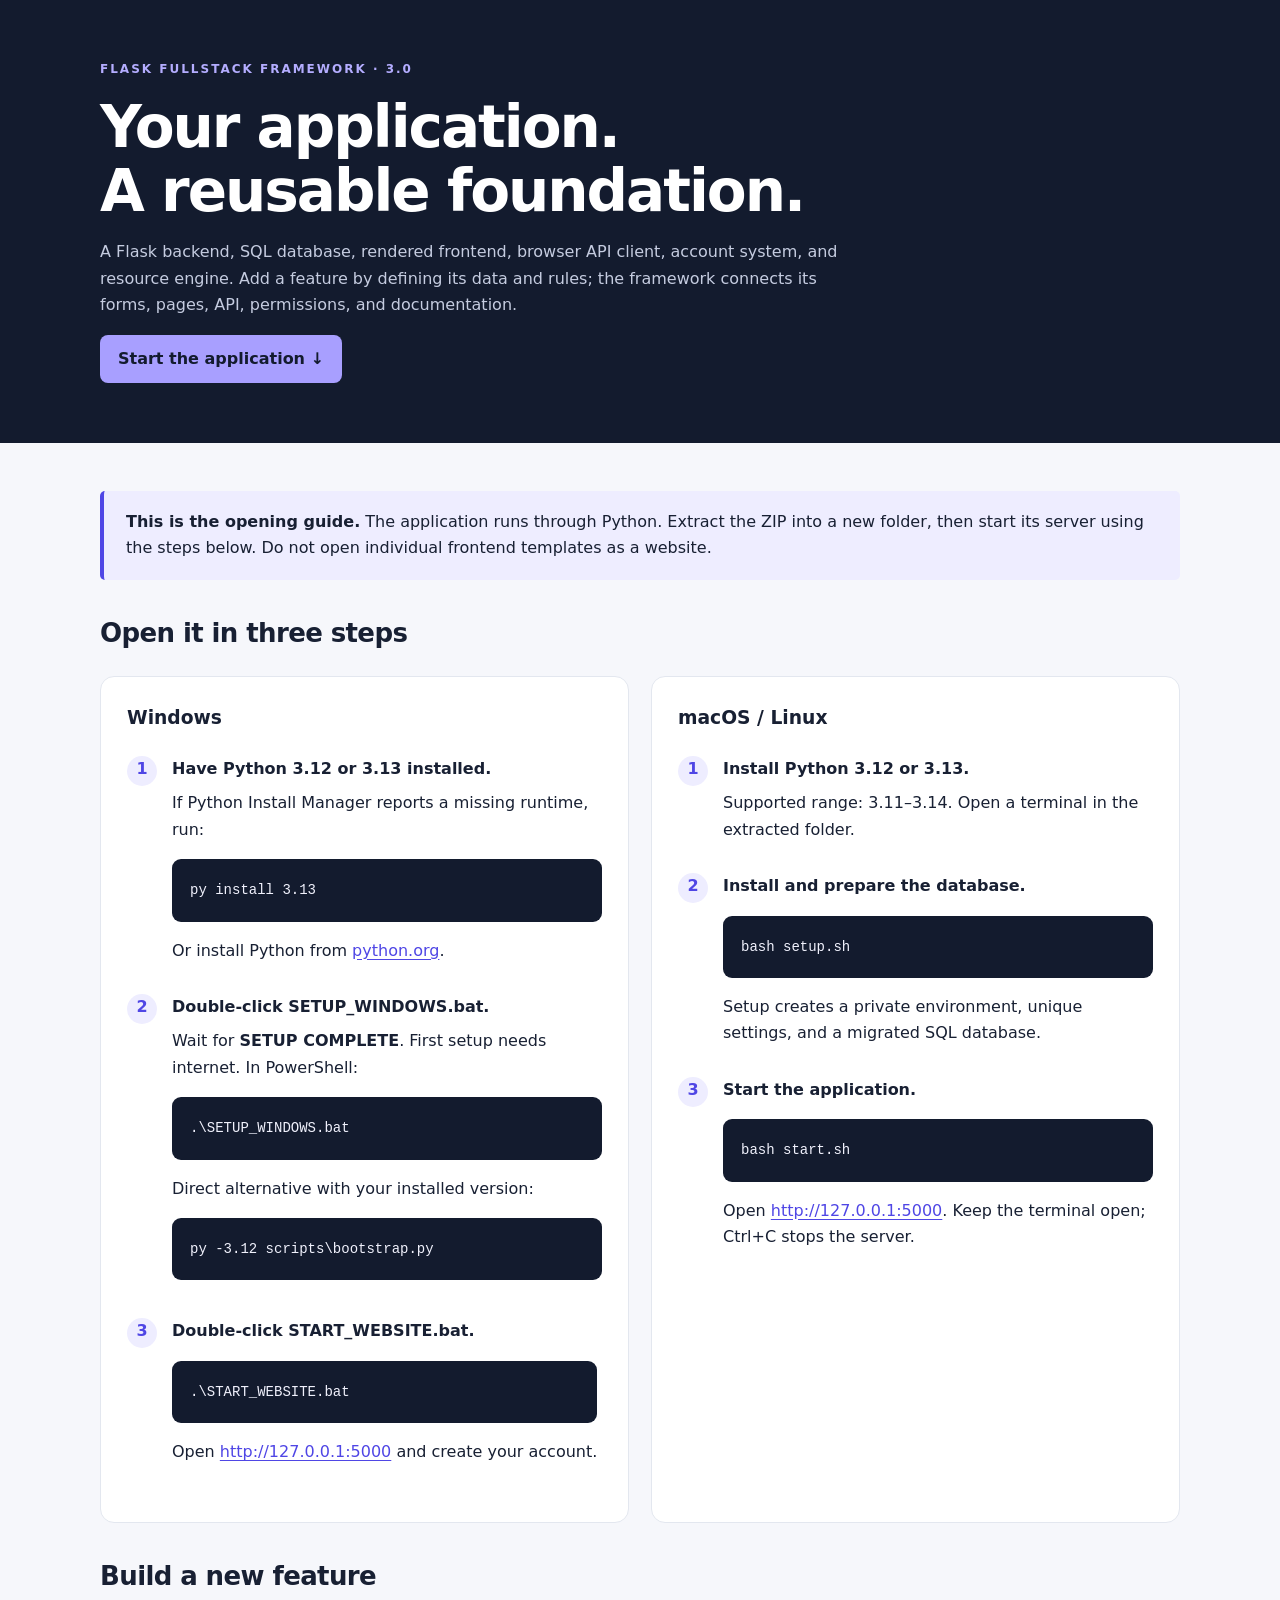
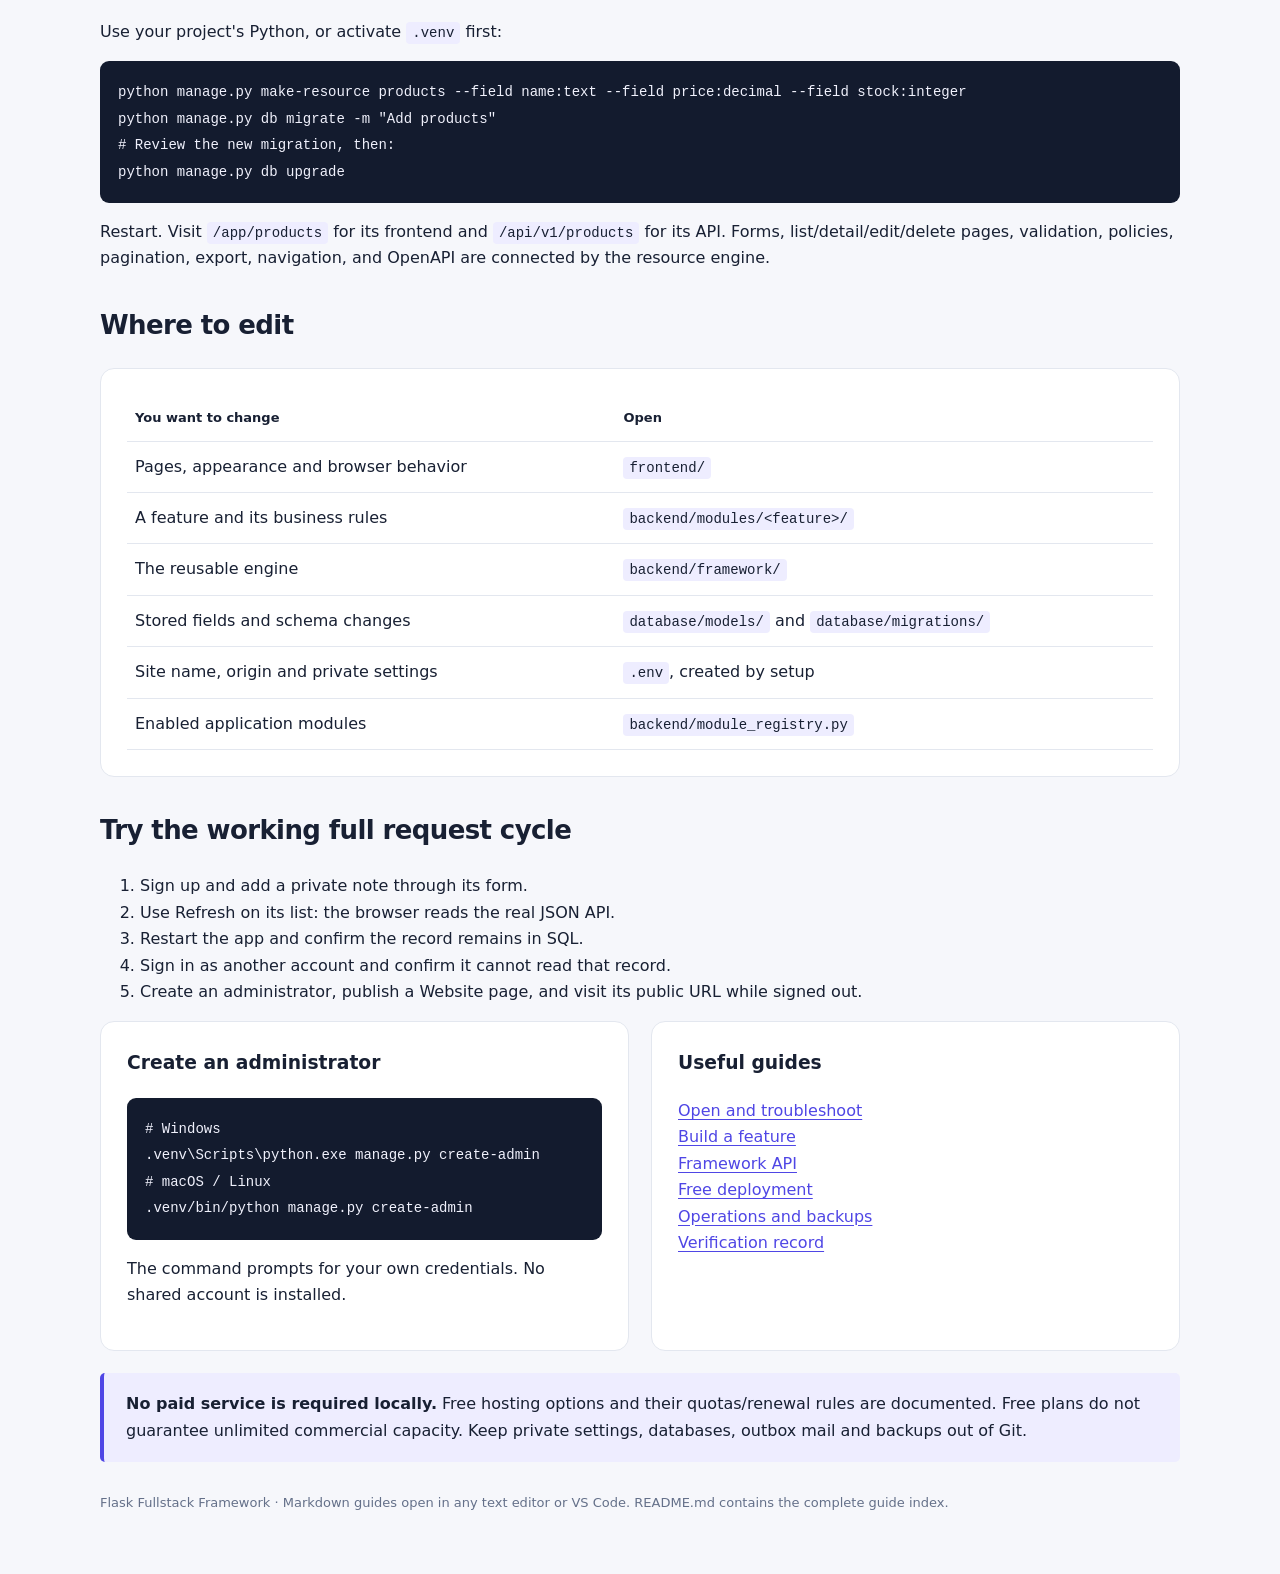
<file: OPEN_ME_FIRST.html>
<!doctype html>
<html lang="en">
<head>
  <meta charset="utf-8">
  <meta name="viewport" content="width=device-width,initial-scale=1">
  <title>Open the Flask Fullstack Framework</title>
  <style>
    *{box-sizing:border-box}body{margin:0;background:#f6f7fb;color:#182033;font:16px/1.65 system-ui,-apple-system,Segoe UI,sans-serif}header{background:#131b2e;color:white;padding:60px max(24px,calc((100vw - 1080px)/2))}header p{max-width:760px;color:#c5cce0}h1{font-size:clamp(34px,5vw,58px);line-height:1.1;letter-spacing:-2px;margin:16px 0}h2{font-size:26px;letter-spacing:-.6px;margin-top:32px}h3{margin-top:0}main{max-width:1128px;margin:auto;padding:26px 24px 60px}.eyebrow{font-size:12px;letter-spacing:2px;font-weight:750;color:#b4adff}.grid{display:grid;grid-template-columns:1fr 1fr;gap:22px}.card{background:white;border:1px solid #e3e7ef;border-radius:14px;padding:26px}.step{display:flex;gap:15px;margin:22px 0}.number{flex:none;width:30px;height:30px;border-radius:50%;background:#eeedff;color:#4f46e5;text-align:center;font-weight:750}.step p{margin:0 0 8px}a{color:#4f46e5;text-underline-offset:3px}code{font:14px/1.5 ui-monospace,Consolas,monospace;background:#eeedff;padding:3px 6px;border-radius:4px;overflow-wrap:anywhere}pre{background:#131b2e;color:#f0f1fc;border-radius:9px;padding:18px;overflow:auto;white-space:pre-wrap}pre code{background:none;padding:0;color:inherit}.note{padding:18px 22px;background:#eeedff;border-left:4px solid #4f46e5;border-radius:5px;margin:22px 0}.button{display:inline-block;background:#a89fff;color:#131b2e;padding:11px 18px;border-radius:8px;text-decoration:none;font-weight:750}table{width:100%;border-collapse:collapse}th,td{padding:12px 8px;border-bottom:1px solid #e3e7ef;vertical-align:top;text-align:left}th{font-size:13px}footer{font-size:13px;color:#647089;margin-top:30px}@media(max-width:720px){.grid{grid-template-columns:1fr}header{padding:40px 24px}.card{padding:20px}h1{letter-spacing:-1px}table{font-size:14px}}
  </style>
</head>
<body>
<header><div class="eyebrow">FLASK FULLSTACK FRAMEWORK · 3.0</div><h1>Your application.<br>A reusable foundation.</h1><p>A Flask backend, SQL database, rendered frontend, browser API client, account system, and resource engine. Add a feature by defining its data and rules; the framework connects its forms, pages, API, permissions, and documentation.</p><a class="button" href="#start">Start the application ↓</a></header>
<main>
  <div class="note"><strong>This is the opening guide.</strong> The application runs through Python. Extract the ZIP into a new folder, then start its server using the steps below. Do not open individual frontend templates as a website.</div>
  <h2 id="start">Open it in three steps</h2>
  <div class="grid">
    <section class="card"><h3>Windows</h3>
      <div class="step"><span class="number">1</span><div><p><strong>Have Python 3.12 or 3.13 installed.</strong></p><p>If Python Install Manager reports a missing runtime, run:</p><pre><code>py install 3.13</code></pre><p>Or install Python from <a href="https://www.python.org/downloads/">python.org</a>.</p></div></div>
      <div class="step"><span class="number">2</span><div><p><strong>Double-click SETUP_WINDOWS.bat.</strong></p><p>Wait for <strong>SETUP COMPLETE</strong>. First setup needs internet. In PowerShell:</p><pre><code>.\SETUP_WINDOWS.bat</code></pre><p>Direct alternative with your installed version:</p><pre><code>py -3.12 scripts\bootstrap.py</code></pre></div></div>
      <div class="step"><span class="number">3</span><div><p><strong>Double-click START_WEBSITE.bat.</strong></p><pre><code>.\START_WEBSITE.bat</code></pre><p>Open <a href="http://127.0.0.1:5000">http://127.0.0.1:5000</a> and create your account.</p></div></div>
    </section>
    <section class="card"><h3>macOS / Linux</h3>
      <div class="step"><span class="number">1</span><div><p><strong>Install Python 3.12 or 3.13.</strong></p><p>Supported range: 3.11–3.14. Open a terminal in the extracted folder.</p></div></div>
      <div class="step"><span class="number">2</span><div><p><strong>Install and prepare the database.</strong></p><pre><code>bash setup.sh</code></pre><p>Setup creates a private environment, unique settings, and a migrated SQL database.</p></div></div>
      <div class="step"><span class="number">3</span><div><p><strong>Start the application.</strong></p><pre><code>bash start.sh</code></pre><p>Open <a href="http://127.0.0.1:5000">http://127.0.0.1:5000</a>. Keep the terminal open; Ctrl+C stops the server.</p></div></div>
    </section>
  </div>
  <h2>Build a new feature</h2>
  <p>Use your project's Python, or activate <code>.venv</code> first:</p>
  <pre><code>python manage.py make-resource products --field name:text --field price:decimal --field stock:integer
python manage.py db migrate -m "Add products"
# Review the new migration, then:
python manage.py db upgrade</code></pre>
  <p>Restart. Visit <code>/app/products</code> for its frontend and <code>/api/v1/products</code> for its API. Forms, list/detail/edit/delete pages, validation, policies, pagination, export, navigation, and OpenAPI are connected by the resource engine.</p>
  <h2>Where to edit</h2>
  <section class="card"><table><thead><tr><th>You want to change</th><th>Open</th></tr></thead><tbody>
    <tr><td>Pages, appearance and browser behavior</td><td><code>frontend/</code></td></tr>
    <tr><td>A feature and its business rules</td><td><code>backend/modules/&lt;feature&gt;/</code></td></tr>
    <tr><td>The reusable engine</td><td><code>backend/framework/</code></td></tr>
    <tr><td>Stored fields and schema changes</td><td><code>database/models/</code> and <code>database/migrations/</code></td></tr>
    <tr><td>Site name, origin and private settings</td><td><code>.env</code>, created by setup</td></tr>
    <tr><td>Enabled application modules</td><td><code>backend/module_registry.py</code></td></tr>
  </tbody></table></section>
  <h2>Try the working full request cycle</h2>
  <ol><li>Sign up and add a private note through its form.</li><li>Use Refresh on its list: the browser reads the real JSON API.</li><li>Restart the app and confirm the record remains in SQL.</li><li>Sign in as another account and confirm it cannot read that record.</li><li>Create an administrator, publish a Website page, and visit its public URL while signed out.</li></ol>
  <div class="grid"><section class="card"><h3>Create an administrator</h3><pre><code># Windows
.venv\Scripts\python.exe manage.py create-admin
# macOS / Linux
.venv/bin/python manage.py create-admin</code></pre><p>The command prompts for your own credentials. No shared account is installed.</p></section><section class="card"><h3>Useful guides</h3><p><a href="docs/QUICKSTART.md">Open and troubleshoot</a><br><a href="docs/BUILD_A_FEATURE.md">Build a feature</a><br><a href="docs/FRAMEWORK_API.md">Framework API</a><br><a href="docs/FREE_DEPLOYMENT.md">Free deployment</a><br><a href="docs/OPERATIONS.md">Operations and backups</a><br><a href="docs/VALIDATION.md">Verification record</a></p></section></div>
  <div class="note"><strong>No paid service is required locally.</strong> Free hosting options and their quotas/renewal rules are documented. Free plans do not guarantee unlimited commercial capacity. Keep private settings, databases, outbox mail and backups out of Git.</div>
  <footer>Flask Fullstack Framework · Markdown guides open in any text editor or VS Code. README.md contains the complete guide index.</footer>
</main>
</body>
</html>
</file>
